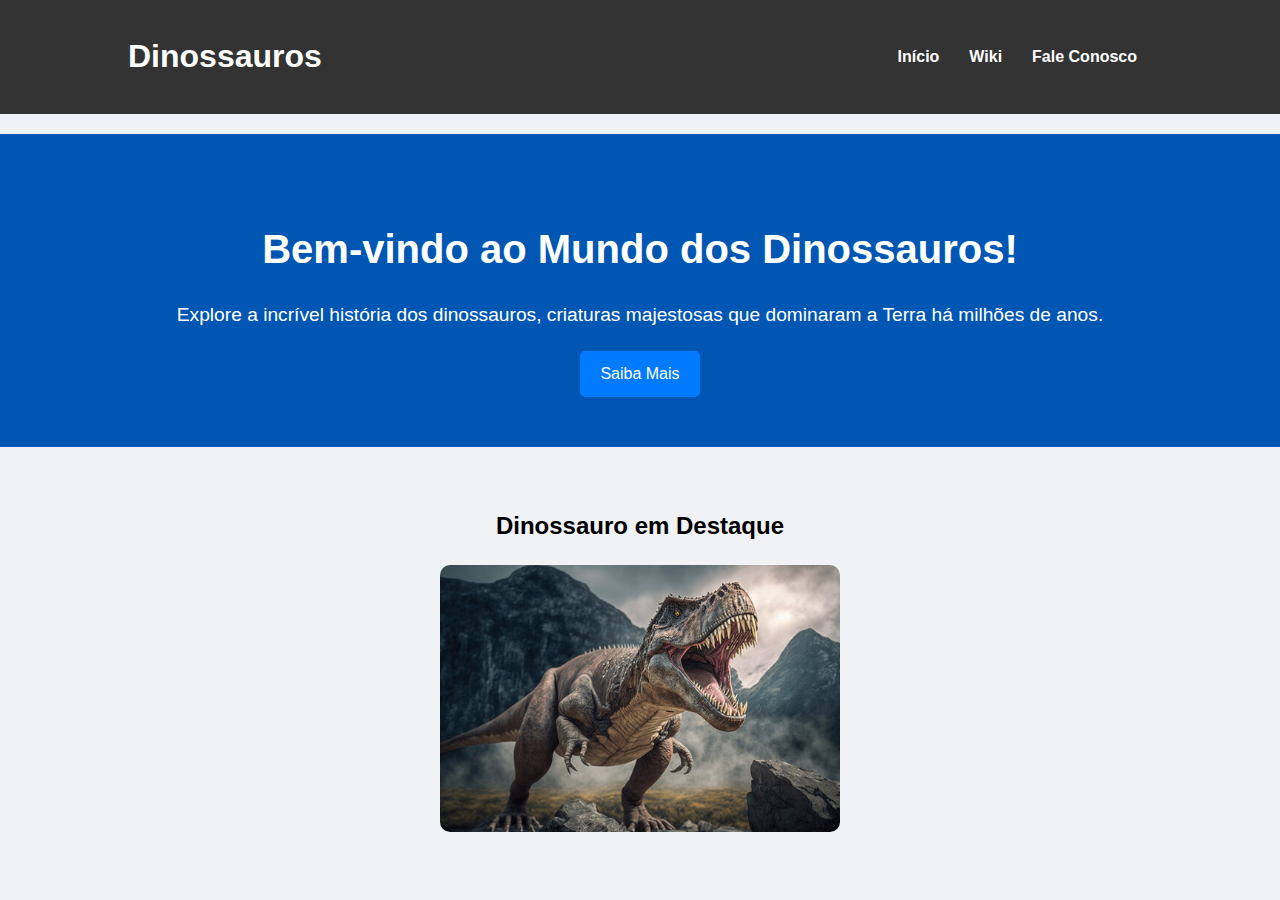
<file: index.html>
<!DOCTYPE html>
<html lang="pt-BR">
<head>
    <meta charset="UTF-8">
    <meta name="viewport" content="width=device-width, initial-scale=1.0">
    <title>Dinossauros</title>
    <link rel="stylesheet" href="styles.css">
</head>
<body>
    <header>
        <div class="container">
            <h1>Dinossauros</h1>
            <nav>
                <ul>
                    <li><a href="index.html" aria-label="Página inicial">Início</a></li>
                    <li><a href="wiki.html" aria-label="Wiki dos Dinossauros">Wiki</a></li>
                    <li><a href="contato.html" aria-label="Página de contato">Fale Conosco</a></li>
                </ul>
            </nav>
        </div>
    </header>
    <main>
        <section class="hero">
            <div class="container">
                <h2>Bem-vindo ao Mundo dos Dinossauros!</h2>
                <p>Explore a incrível história dos dinossauros, criaturas majestosas que dominaram a Terra há milhões de anos.</p>
                <a href="wiki.html" class="button" aria-label="Saiba mais sobre os dinossauros">Saiba Mais</a>
            </div>
        </section>
        <section class="featured-dinosaur">
            <div class="container">
                <h2>Dinossauro em Destaque</h2>
                <div class="dinosaur-container" id="dinosaurContainer" tabindex="0" aria-label="Imagem de destaque do Tyrannosaurus Rex">
                    <img src="trex.jpg" alt="Tyrannosaurus Rex" class="dinosaur">
                </div>
            </div>
        </section>
    </main>
  
    <script>
        const dinosaurContainer = document.getElementById('dinosaurContainer');
        dinosaurContainer.addEventListener('mouseover', () => {
            dinosaurContainer.classList.add('roar');
        });
        dinosaurContainer.addEventListener('mouseout', () => {
            dinosaurContainer.classList.remove('roar');
        });
        dinosaurContainer.addEventListener('focus', () => {
            dinosaurContainer.classList.add('roar');
        });
        dinosaurContainer.addEventListener('blur', () => {
            dinosaurContainer.classList.remove('roar');
        });
    </script>
</body>
</html>
</file>
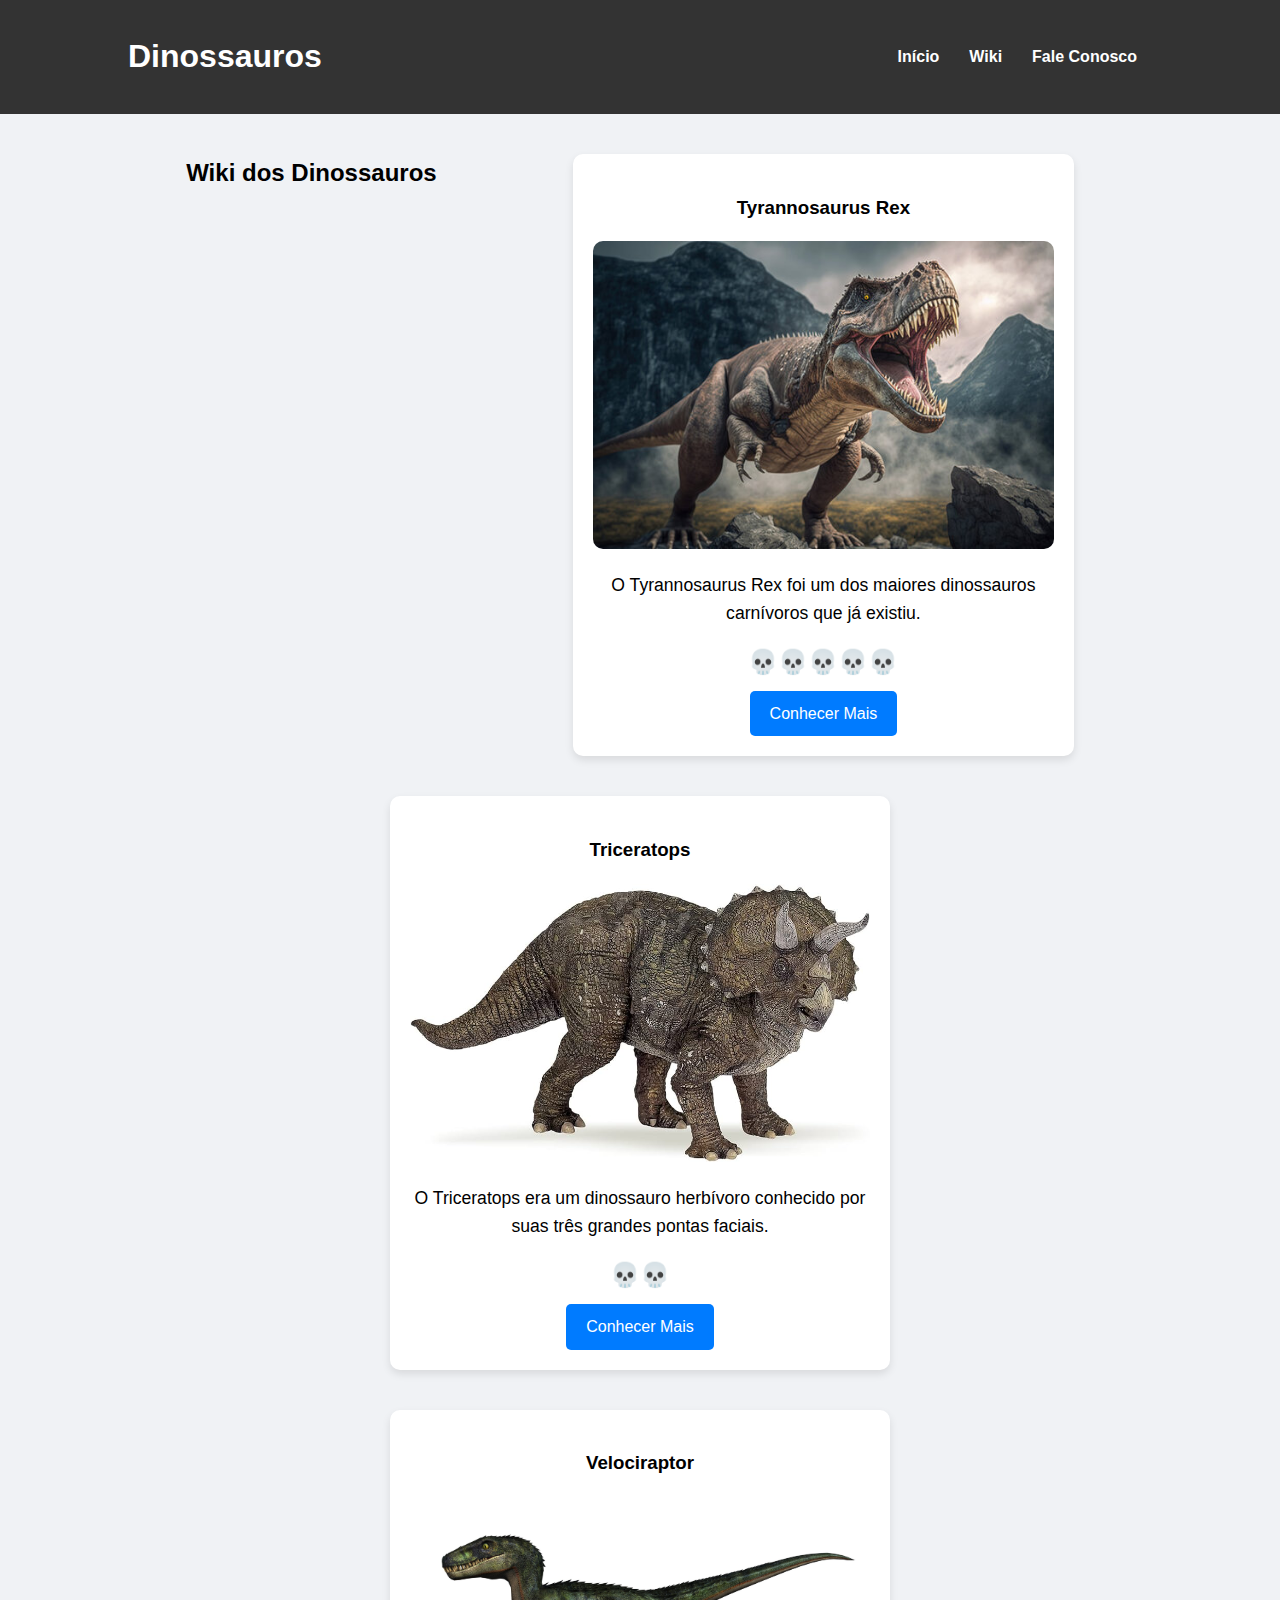
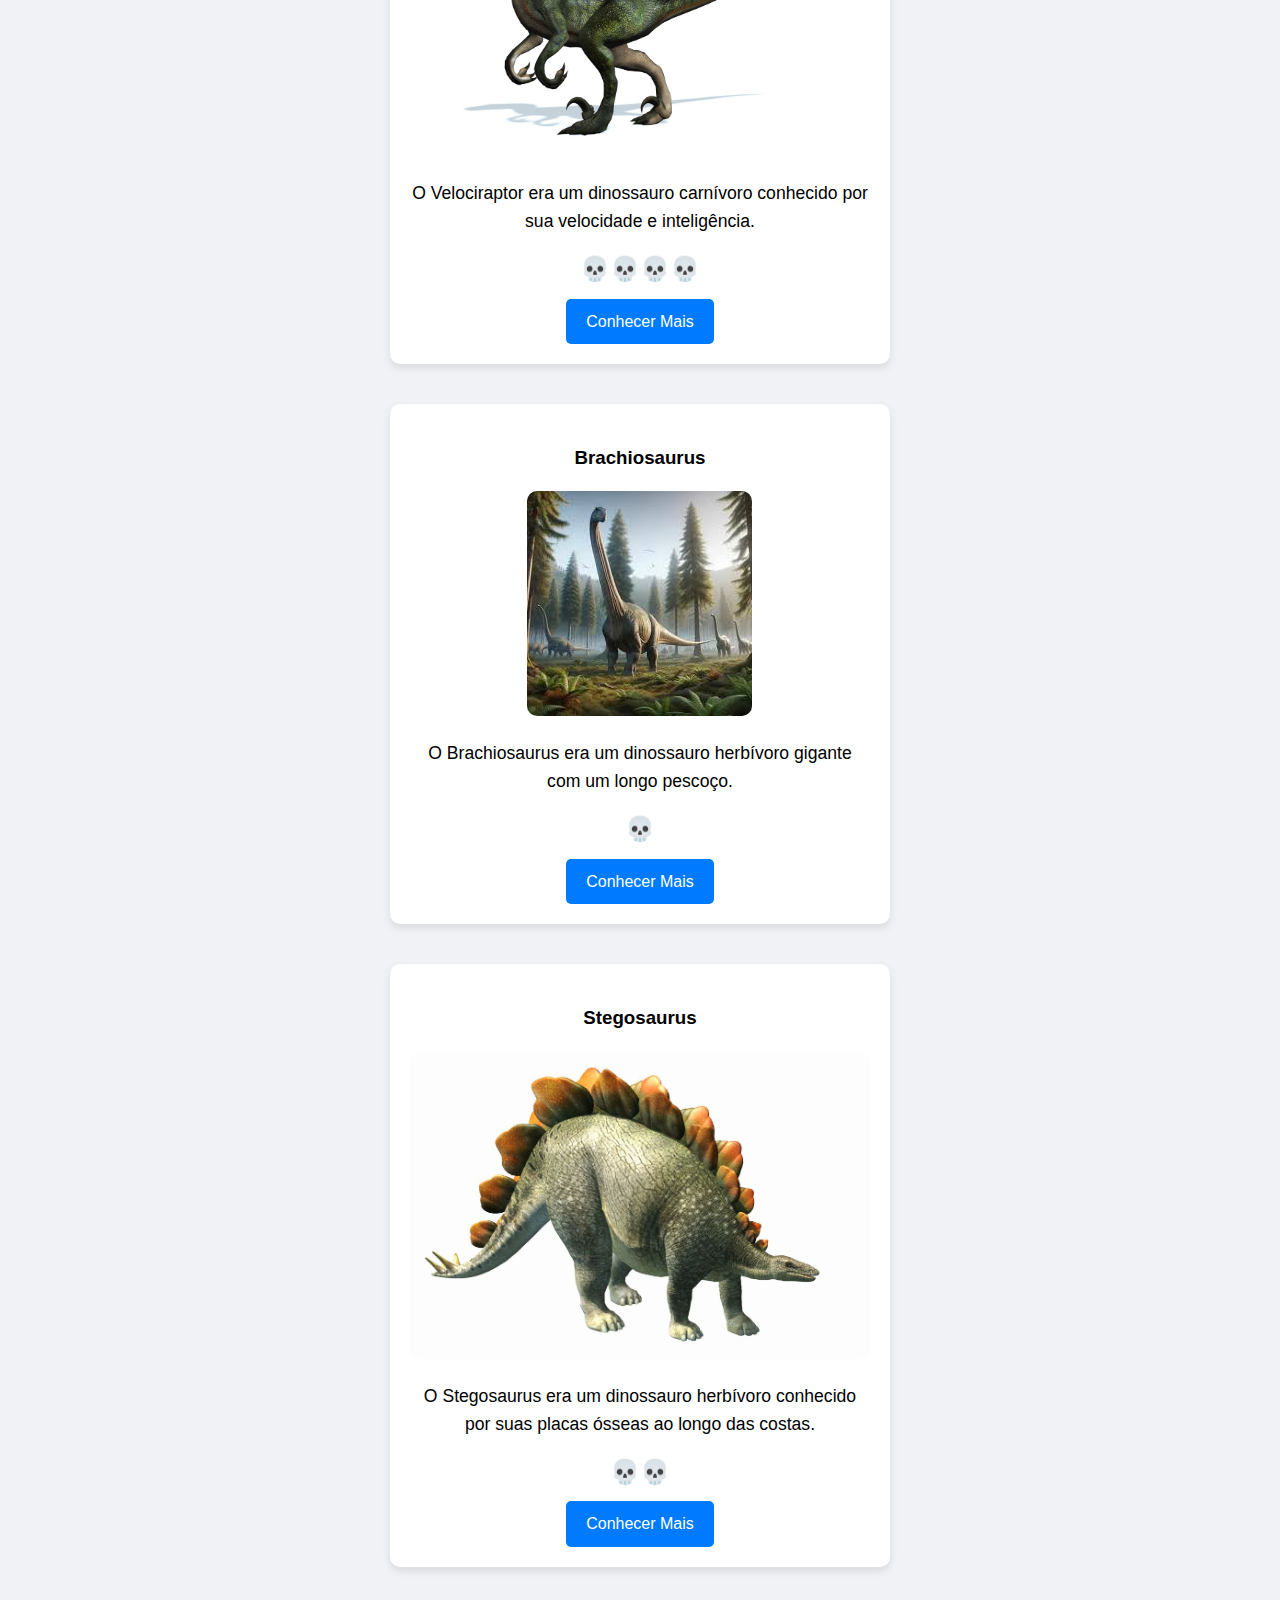
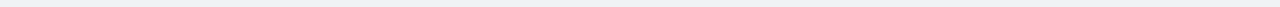
<file: wiki.html>
<!DOCTYPE html>
<html lang="pt-BR">
<head>
    <meta charset="UTF-8">
    <meta name="viewport" content="width=device-width, initial-scale=1.0">
    <title>Wiki dos Dinossauros</title>
    <link rel="stylesheet" href="styles.css">
</head>
<body>
    <header>
        <div class="container">
            <h1>Dinossauros</h1>
            <nav>
                <ul>
                    <li><a href="index.html" aria-label="Página inicial">Início</a></li>
                    <li><a href="wiki.html" aria-label="Wiki dos Dinossauros">Wiki</a></li>
                    <li><a href="contato.html" aria-label="Página de contato">Fale Conosco</a></li>
                </ul>
            </nav>
        </div>
    </header>
    <main>
        <section class="wiki">
            <div class="container">
                <h2>Wiki dos Dinossauros</h2>
                <article>
                    <h3>Tyrannosaurus Rex</h3>
                    <img src="trex.jpg" alt="Tyrannosaurus Rex">
                    <p class="description">O Tyrannosaurus Rex foi um dos maiores dinossauros carnívoros que já existiu.</p>
                    <p class="danger-level">
                        <span class="skull" aria-label="Perigo: 5 caveiras">💀💀💀💀💀</span>
                    </p>
                    <a href="https://pt.wikipedia.org/wiki/Tyrannosaurus" target="_blank" class="button" aria-label="Saiba mais sobre Tyrannosaurus Rex na Wikipedia">Conhecer Mais</a>
                </article>
                <article>
                    <h3>Triceratops</h3>
                    <img src="triceratops.jpg" alt="Triceratops">
                    <p class="description">O Triceratops era um dinossauro herbívoro conhecido por suas três grandes pontas faciais.</p>
                    <p class="danger-level">
                        <span class="skull" aria-label="Perigo: 2 caveiras">💀💀</span>
                    </p>
                    <a href="https://pt.wikipedia.org/wiki/Triceratops" target="_blank" class="button" aria-label="Saiba mais sobre Triceratops na Wikipedia">Conhecer Mais</a>
                </article>
                <article>
                    <h3>Velociraptor</h3>
                    <img src="velociraptor.jpg" alt="Velociraptor">
                    <p class="description">O Velociraptor era um dinossauro carnívoro conhecido por sua velocidade e inteligência.</p>
                    <p class="danger-level">
                        <span class="skull" aria-label="Perigo: 4 caveiras">💀💀💀💀</span>
                    </p>
                    <a href="https://pt.wikipedia.org/wiki/Velociraptor" target="_blank" class="button" aria-label="Saiba mais sobre Velociraptor na Wikipedia">Conhecer Mais</a>
                </article>
                <article>
                    <h3>Brachiosaurus</h3>
                    <img src="brachiosauros.jpg" alt="Brachiosaurus">
                    <p class="description">O Brachiosaurus era um dinossauro herbívoro gigante com um longo pescoço.</p>
                    <p class="danger-level">
                        <span class="skull" aria-label="Perigo: 1 caveira">💀</span>
                    </p>
                    <a href="https://pt.wikipedia.org/wiki/Brachiosaurus" target="_blank" class="button" aria-label="Saiba mais sobre Brachiosaurus na Wikipedia">Conhecer Mais</a>
                </article>
                <article>
                    <h3>Stegosaurus</h3>
                    <img src="stegossaurus.jpg" alt="Stegosaurus">
                    <p class="description">O Stegosaurus era um dinossauro herbívoro conhecido por suas placas ósseas ao longo das costas.</p>
                    <p class="danger-level">
                        <span class="skull" aria-label="Perigo: 2 caveiras">💀💀</span>
                    </p>
                    <a href="https://pt.wikipedia.org/wiki/Stegosaurus" target="_blank" class="button" aria-label="Saiba mais sobre Stegosaurus na Wikipedia">Conhecer Mais</a>
                </article>
            </div>
        </section>
    </main>

</body>
</html>
</file>
<file: styles.css>
body {
    font-family: 'Segoe UI', Tahoma, Geneva, Verdana, sans-serif;
    margin: 0;
    padding: 0;
    background-color: #f0f2f5;
    line-height: 1.6;
}

header {
    background-color: #333;
    color: white;
    padding: 10px 0;
}

header .container {
    display: flex;
    justify-content: space-between;
    align-items: center;
}

nav ul {
    list-style: none;
    padding: 0;
    margin: 0;
    display: flex;
}

nav ul li {
    margin: 0 15px;
}

nav ul li a {
    color: white;
    text-decoration: none;
    font-weight: bold;
}

main {
    padding: 20px 0;
}

.hero {
    background-color: #0056b3;
    color: white;
    padding: 50px 0;
    text-align: center;
    animation: fadeIn 1s ease-in-out;
}

.hero h2 {
    font-size: 2.5em;
    margin-bottom: 10px;
}

.hero p {
    font-size: 1.2em;
    margin-bottom: 20px;
}

.button {
    padding: 10px 20px;
    background-color: #007bff;
    color: white;
    text-decoration: none;
    border-radius: 5px;
    transition: background-color 0.3s ease, transform 0.3s ease;
}

.button:hover {
    background-color: #0056b3;
    transform: scale(1.05);
}

.featured-dinosaur {
    text-align: center;
    padding: 40px 0;
    animation: slideIn 1s ease-in-out;
}

.dinosaur-container {
    display: inline-block;
    position: relative;
    transition: transform 0.5s ease;
}

.dinosaur {
    width: 100%;
    max-width: 400px;
    height: auto;
    border-radius: 10px;
}

.dinosaur-container.roar .dinosaur {
    animation: roarAnimation 1s forwards;
}

@keyframes roarAnimation {
    0% { transform: scale(1); }
    50% { transform: scale(1.1); }
    100% { transform: scale(1); }
}

@keyframes fadeIn {
    from { opacity: 0; }
    to { opacity: 1; }
}

@keyframes slideIn {
    from { transform: translateY(50px); opacity: 0; }
    to { transform: translateY(0); opacity: 1; }
}

.wiki .container {
    display: flex;
    flex-wrap: wrap;
    justify-content: space-around;
    animation: fadeIn 1.5s ease-in-out;
}

article {
    background-color: white;
    border-radius: 10px;
    box-shadow: 0 4px 8px rgba(0, 0, 0, 0.1);
    margin: 20px;
    padding: 20px;
    flex-basis: 45%;
    transition: transform 0.3s ease;
    text-align: center;
}

article:hover {
    transform: scale(1.05);
}

article img {
    max-width: 100%;
    border-radius: 10px;
    transition: transform 0.3s ease;
}

article img:hover {
    transform: scale(1.1);
}

.description {
    font-size: 1.1em;
    margin: 15px 0;
}

.danger-level {
    font-size: 1.5em;
    margin: 10px 0;
    color: #ff0000;
}

button, .button {
    display: inline-block;
    padding: 10px 20px;
    background-color: #007bff;
    color: white;
    border: none;
    border-radius: 5px;
    cursor: pointer;
    text-decoration: none;
    transition: background-color 0.3s ease, transform 0.3s ease;
}

button:hover, .button:hover {
    background-color: #0056b3;
    transform: scale(1.05);
}

footer {
    background-color: #333;
    color: white;
    text-align: center;
    padding: 10px 0;
}

.container {
    width: 80%;
    margin: 0 auto;
    max-width: 1200px;
}

@media (max-width: 768px) {
    nav ul {
        flex-direction: column;
        text-align: center;
    }

    .hero h2 {
        font-size: 2em;
    }

    .hero p {
        font-size: 1em;
    }

    article {
        flex-basis: 100%;
    }
}
/* Estilos específicos para a página de contato */

.contact {
    padding: 50px 0;
    background-color: #f9f9f9;
    text-align: center;
}

.contact form {
    max-width: 600px;
    margin: 0 auto;
    padding: 20px;
    background-color: white;
    border-radius: 10px;
    box-shadow: 0 4px 8px rgba(0, 0, 0, 0.1);
}

.contact h2 {
    font-size: 2em;
    margin-bottom: 20px;
}

.contact form label {
    display: block;
    margin-bottom: 10px;
}

.contact form input[type="text"],
.contact form input[type="email"],
.contact form textarea {
    width: calc(100% - 20px);
    padding: 10px;
    margin-bottom: 15px;
    border: 1px solid #ccc;
    border-radius: 5px;
    font-size: 1em;
}

.contact form textarea {
    resize: vertical;
}

.contact form button {
    display: inline-block;
    padding: 10px 20px;
    background-color: #007bff;
    color: white;
    border: none;
    border-radius: 5px;
    cursor: pointer;
    font-size: 1em;
    transition: background-color 0.3s ease, transform 0.3s ease;
}

.contact form button:hover {
    background-color: #0056b3;
    transform: scale(1.05);
}
</file>
